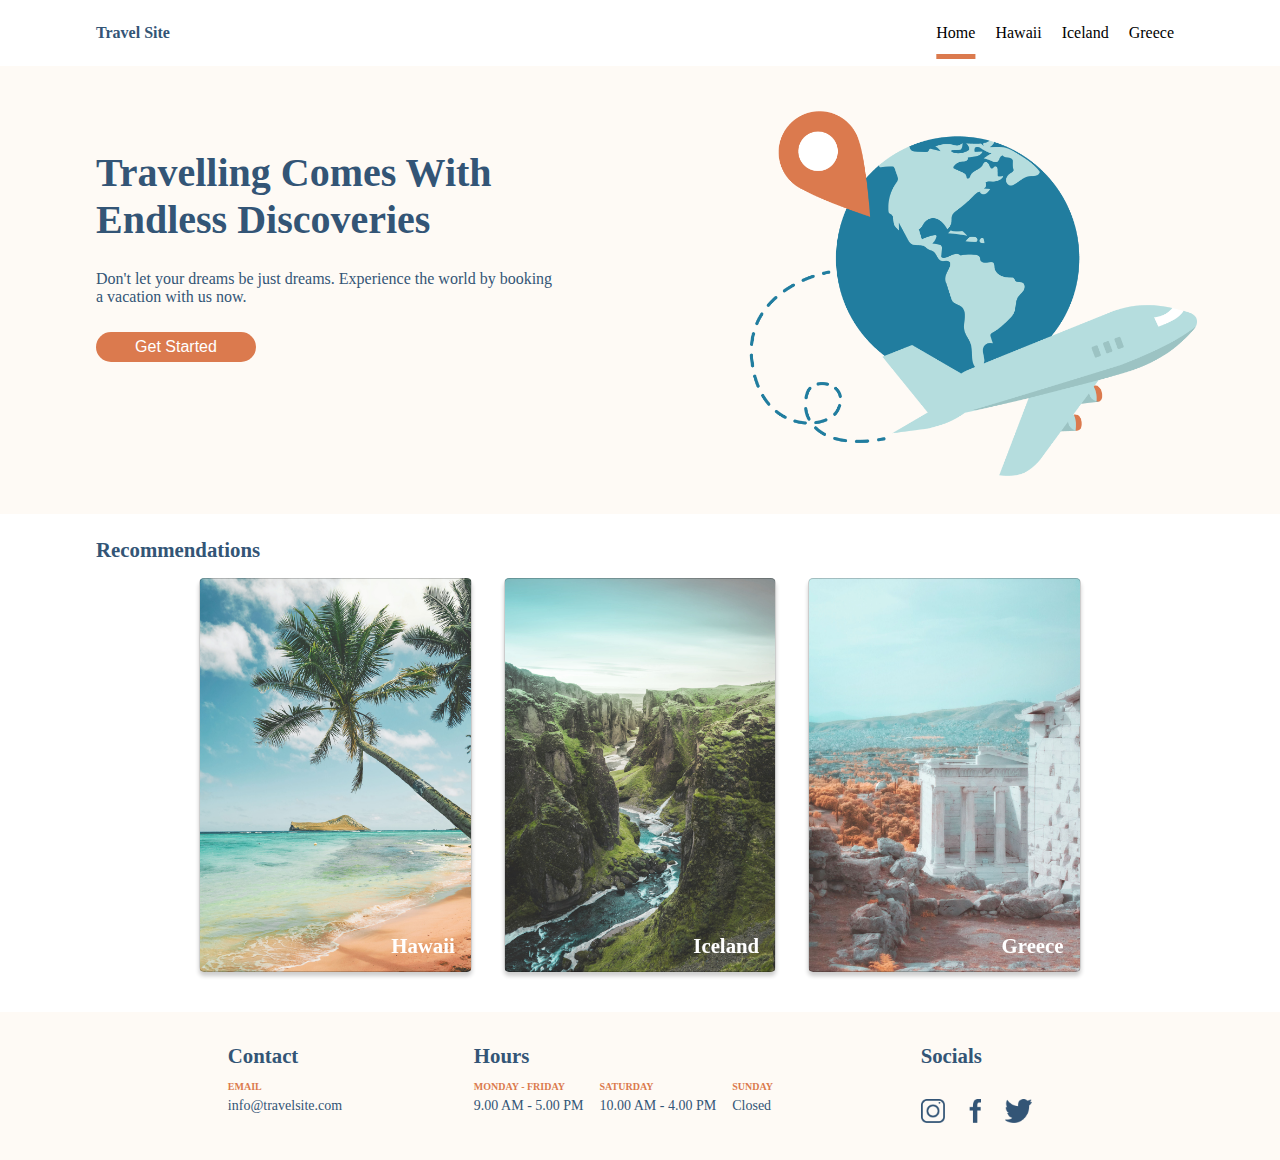
<file: index.html>
<!DOCTYPE html>
<html lang="en">
<head>
    <meta charset="UTF-8">
    <meta name="viewport" content="width=device-width, initial-scale=1.0">
    <link href="https://fonts.googleapis.com/css2?family=Open+Sans:ital,wght@0,300;0,400;0,600;0,700;1,400&display=swap" rel="stylesheet">
    <title>Travel Site - Home</title>
    <link rel="stylesheet" href="./css/global.css">
    <link rel="stylesheet" href="./css/main.css">
</head>
<body>

    <header class="header">
        <!-- navigation bar -->
            <nav class="nav"> 
                <a class="nav__logo-text" href="./index.html">Travel Site</a>
                <ul class="nav__list">
                    <li class="nav__item">
                        <!-- set the current page using a modifire -->
                        <a href="./index.html" class="nav__link nav__link--active">Home</a></li>
                    <li class="nav__item">
                        <a href="../pages/hawaii.html" class="nav__link">Hawaii</a>
                    </li>
                    <li class="nav__item">
                        <a href="../pages/iceland.html" class="nav__link">Iceland</a>
                    </li>
                    <li class="nav__item">
                        <a href="../pages/greece.html" class="nav__link">Greece</a>
                    </li>
                </ul>
            </nav>
    </header>

 <!-- hero section -->
    <section class="hero">
        <div class="hero-banner">
            <div class="hero-text">
                <h1 class="hero-text__title">Travelling Comes With Endless Discoveries</h1>
                <p class="hero-text__text">Don't let your dreams be just dreams. Experience the world by booking a vacation with us now.</p>
                <a class="form-btn" href="./pages/contact-form.html"><button class="hero-banner__btn">Get Started</button></a>
            </div>
        </div>
    </section>

    <!-- this section has three cards for each destination and 
        'a' anchor tag used to link the appropriate page -->
    <section class="recommendation">
        <h2 class="cont-title">Recommendations</h2>
        <div class="container">

            <a href="./pages/hawaii.html" class="">
                <div class="container__card container__card--hawaii">
                    <h3 class="card-title">Hawaii</h3>
                </div>
            </a>

            <a href="./pages/iceland.html" class="">
                <div class="container__card container__card--iceland">
                    <h3 class="card-title">Iceland</h3>
                </div>
            </a>

            <a href="./pages/greece.html" class="">
                <div class="container__card container__card--greece">
                    <h3 class="card-title">Greece</h3>
                </div>
            </a>
        </div>
    </section>

    <!-- footer -->
    <footer class="footer">
        <div class="footer-container">
            <div class="footer-container__section">
                <h3 class="footer-title">Contact</h3>
                <h4 class="footer-subtitle">EMAIL</h4>
                <p class="footer-text">info@travelsite.com</p>
            </div>
            <div class="footer-container__section footer-container__section--2">
                <h3 class="footer-title">Hours</h3>
                <div class="footer-subsection">
                    <div class="footer-subsection__item">
                        <h4 class="footer-subtitle">MONDAY - FRIDAY</h4>
                        <p class="footer-text">9.00 AM - 5.00 PM</p>
                    </div>
                    <div class="footer-subsection__item">
                        <h4 class="footer-subtitle">SATURDAY</h4>
                        <p class="footer-text">10.00 AM - 4.00 PM</p>
                    </div>
                    <div class="footer-subsection__item">
                        <h4 class="footer-subtitle">SUNDAY</h4>
                        <p class="footer-text">Closed</p>
                    </div>
                </div>
            </div>

            <!-- social links section -->
            <div class="footer-container__section">
                <h3 class="footer-title">Socials</h3>
                <div class="social-sec">
                    <a class="social-link" href="https://www.instagram.com/">
                        <img class="social__icon" src="./assests/Icons/icon-instagram.png" alt="instagram">
                    </a>
                    <a class="social-link" href="https://www.facebook.com/">
                        <img class="social__icon" src="./assests/Icons/icon-facebook.png" alt="facebook">
                    </a>
                    <a class="social-link" href="https://www.twitter.com/">
                        <img class="social__icon" src="./assests/Icons/icon-twitter.png" alt="twitter">
                    </a>
                </div>
            </div>
        </div>
    </footer>
</body>
</html>
</file>
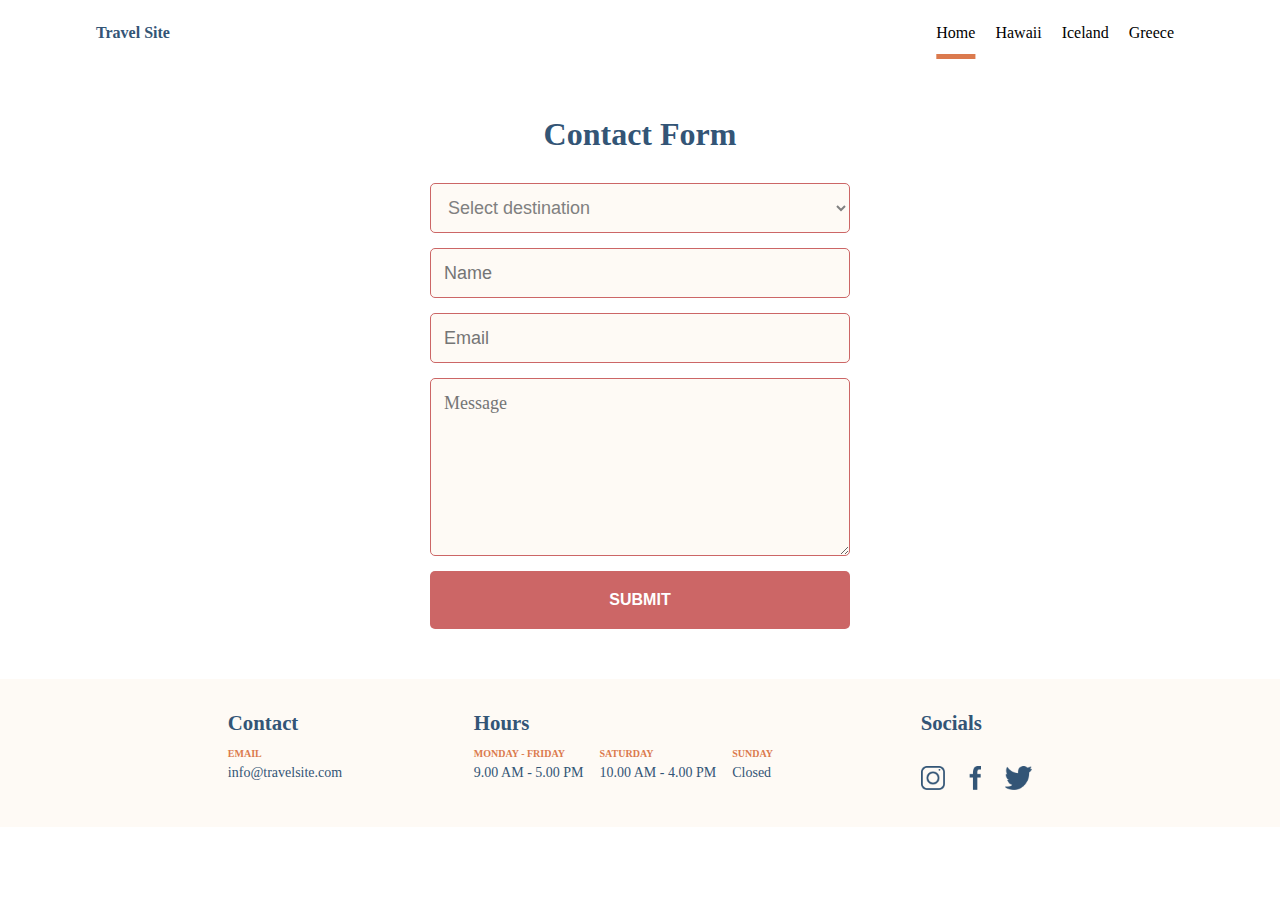
<file: pages/contact-form.html>
<!DOCTYPE html>
<html lang="en">
<head>
    <meta charset="UTF-8">
    <meta name="viewport" content="width=device-width, initial-scale=1.0">
    <link href="https://fonts.googleapis.com/css2?family=Open+Sans:ital,wght@0,300;0,400;0,600;0,700;1,400&display=swap" rel="stylesheet">
    <title>Travel Site - Home</title>
    <link rel="stylesheet" href="../css/global.css">
    <link rel="stylesheet" href="../css/form.css">
    
</head>
<body>
    <header class="header">
            <nav class="nav"> 
                <a class="nav__logo-text" href="../index.html">Travel Site</a>
                <ul class="nav__list">
                    <li class="nav__item">
                        <a href="../index.html" class="nav__link nav__link--active">Home</a>
                    </li>
                    <li class="nav__item">
                        <a href="../pages/hawaii.html" class="nav__link">Hawaii</a>
                    </li>
                    <li class="nav__item">
                        <a href="../pages/iceland.html" class="nav__link">Iceland</a>
                    </li>
                    <li class="nav__item">
                        <a href="../pages/greece.html" class="nav__link">Greece</a>
                    </li>
                </ul>
            </nav>
    </header>

    <section class="form-contact">
        <form> 
            <div class="contact-form">
                <h1 class="title">Contact Form</h1>
                <select class ="textbox" name="Destinations">
                    <option value="select">Select destination</option>
                    <option value="hawaii">Hawaii</option>
                    <option value="iceland">Iceland</option>
                    <option value="greece">Greece</option>
                  </select>
                <input name="name" type="text" class="textbox" placeholder="Name" />   
                <input name="email" type="text" class="textbox" placeholder="Email" />
                <textarea name="text" class="textbox" placeholder="Message"></textarea>
                <input class="btn-submt" type="submit" value="SUBMIT"/>
            </div>
        </form>
    </section>

    <footer class="footer">
        <div class="footer-container">
            <div class="footer-container__section ">
                <h3 class="footer-title">Contact</h3>
                <h4 class="footer-subtitle">EMAIL</h4>
                <p class="footer-text">info@travelsite.com</p>
            </div>
            <div class="footer-container__section footer-container__section--2">
                <h3 class="footer-title">Hours</h3>
                <div class="footer-subsection">
                    <div class="footer-subsection__item">
                        <h4 class="footer-subtitle">MONDAY - FRIDAY</h4>
                        <p class="footer-text">9.00 AM - 5.00 PM</p>
                    </div>
                    <div class="footer-subsection__item">
                        <h4 class="footer-subtitle">SATURDAY</h4>
                        <p class="footer-text">10.00 AM - 4.00 PM</p>
                    </div>
                    <div class="footer-subsection__item">
                        <h4 class="footer-subtitle">SUNDAY</h4>
                        <p class="footer-text">Closed</p>
                    </div>
                </div>
            </div>

            <div class="footer-container__section">
                <h3 class="footer-title">Socials</h3>
                <div class="social-sec">
                    <a class="social-link" href="https://www.instagram.com/">
                        <img 
                            class="social__icon" 
                            src="../assests/Icons/icon-instagram.png" 
                            alt="instagram">
                    </a>
    
                    <a class="social-link" href="https://www.facebook.com/">
                        <img    
                            class="social__icon" 
                            src="../assests/Icons/icon-facebook.png" 
                            alt="facebook">
                    </a>
                    <a class="social-link" href="https://www.twitter.com/">
                        <img    
                            class="social__icon" 
                            src="../assests/Icons/icon-twitter.png" 
                            alt="yelp">
                    </a>
                </div>
            </div>
        </div>
    </footer>
</body>
</html>
</file>
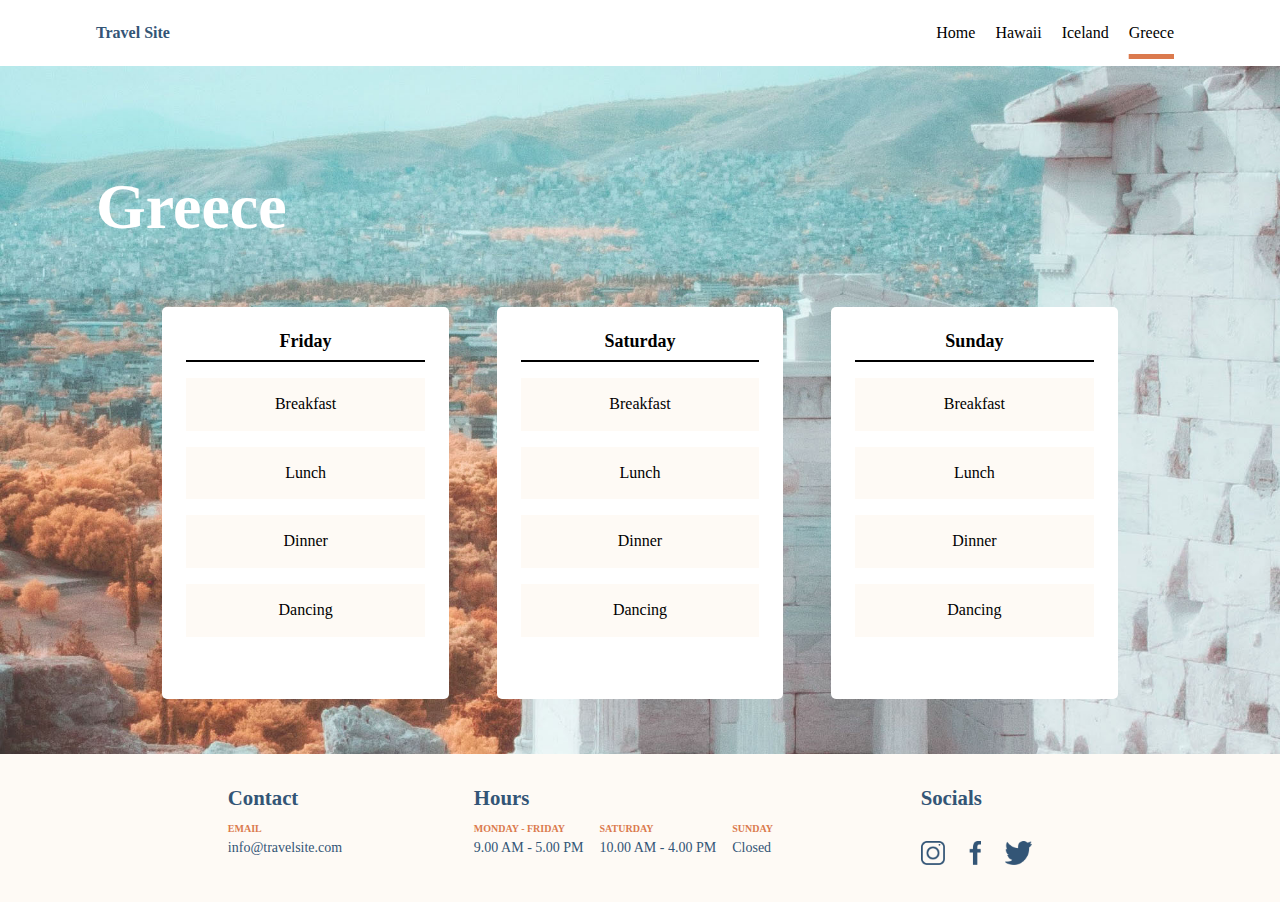
<file: pages/greece.html>
<!DOCTYPE html>
<html lang="en">
<head>
    <meta charset="UTF-8">
    <meta name="viewport" content="width=device-width, initial-scale=1.0">
    <link href="https://fonts.googleapis.com/css2?family=Open+Sans:ital,wght@0,300;0,400;0,600;0,700;1,400&display=swap" rel="stylesheet">
    <title>Greece</title>
    <link rel="stylesheet" href="../css/global.css">
    <link rel="stylesheet" href="../css/destination.css" class="css">
    
</head>
<body>
    <header class="header">
        <!-- navigation bar -->
        <nav class="nav"> 
            <a class="nav__logo-text" href="../index.html">Travel Site</a>
                <ul class="nav__list">
                    <li class="nav__item">
                        <a href="../index.html" class="nav__link">Home</a>
                    </li>
                    <li class="nav__item">
                        <a href="../pages/hawaii.html" class="nav__link">Hawaii</a>
                    </li>
                    <li class="nav__item">
                        <a href="../pages/iceland.html" class="nav__link">Iceland</a>
                    </li>
                    <li class="nav__item">
                        <a href="../pages/greece.html" class="nav__link nav__link--active">Greece</a>
                    </li>
                </ul>
        </nav>
    </header>


    <!-- itenery section -- itinerary activities listed in a unorderd list -->
   <section class="itinerary">
    <div class="itinerary__destination itinerary__destination--greece">
        <h2 class="itinerary-title">Greece</h2>
            <div class="container">
                <ul class="card">
                    <li class="card__title">Friday</li>
                    <li class="card__item">Breakfast</li>
                    <li class="card__item">Lunch</li>
                    <li class="card__item">Dinner</li>
                    <li class="card__item">Dancing</li>
                </ul>
                <ul class="card">
                    <li class="card__title">Saturday</li>
                    <li class="card__item">Breakfast</li>
                    <li class="card__item">Lunch</li>
                    <li class="card__item">Dinner</li>
                    <li class="card__item">Dancing</li>
                </ul>
                <ul class="card">
                    <li class="card__title">Sunday</li>
                    <li class="card__item">Breakfast</li>
                    <li class="card__item">Lunch</li>
                    <li class="card__item">Dinner</li>
                    <li class="card__item">Dancing</li>
                </ul>
            </div>
        </div>
   </section>
   
   <footer class="footer">
    <div class="footer-container">
        <div class="footer-container__section ">
            <h3 class="footer-title">Contact</h3>
            <h4 class="footer-subtitle">EMAIL</h4>
            <p class="footer-text">info@travelsite.com</p>
        </div>
        <div class="footer-container__section footer-container__section--2">
            <h3 class="footer-title">Hours</h3>
            <div class="footer-subsection">
                <div class="footer-subsection__item">
                    <h4 class="footer-subtitle">MONDAY - FRIDAY</h4>
                    <p class="footer-text">9.00 AM - 5.00 PM</p>
                </div>
                <div class="footer-subsection__item">
                    <h4 class="footer-subtitle">SATURDAY</h4>
                    <p class="footer-text">10.00 AM - 4.00 PM</p>
                </div>
                <div class="footer-subsection__item">
                    <h4 class="footer-subtitle">SUNDAY</h4>
                    <p class="footer-text">Closed</p>
                </div>
            </div>
        </div>

        <div class="footer-container__section">
            <h3 class="footer-title">Socials</h3>
            <div class="social-sec">
                <a class="social-link" href="https://www.instagram.com/">
                    <img 
                        class="social__icon" 
                        src="../assests/Icons/icon-instagram.png" 
                        alt="instagram">
                </a>

                <a class="social-link" href="https://www.facebook.com/">
                    <img    
                        class="social__icon" 
                        src="../assests/Icons/icon-facebook.png" 
                        alt="facebook">
                </a>
                <a class="social-link" href="https://www.twitter.com/">
                    <img    
                        class="social__icon" 
                        src="../assests/Icons/icon-twitter.png" 
                        alt="twitter">
                </a>
            </div>
        </div>
    </div>
</footer>
</body>
</html>
</file>
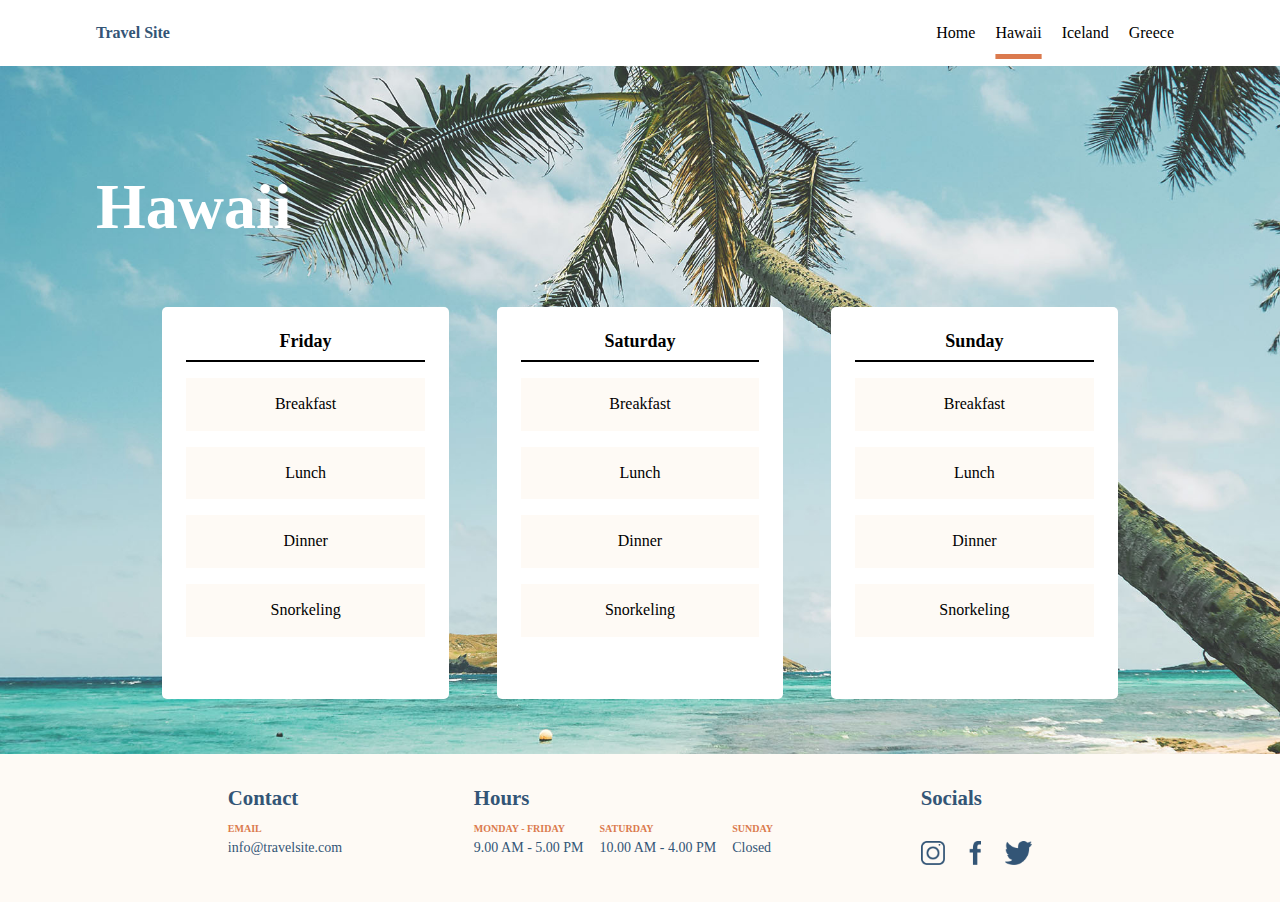
<file: pages/hawaii.html>
<!DOCTYPE html>
<html lang="en">
<head>
    <meta charset="UTF-8">
    <meta name="viewport" content="width=device-width, initial-scale=1.0">
    <link href="https://fonts.googleapis.com/css2?family=Open+Sans:ital,wght@0,300;0,400;0,600;0,700;1,400&display=swap" rel="stylesheet">
    <title>Hawaii</title>
    <link rel="stylesheet" href="../css/global.css">
    <link rel="stylesheet" href="../css/destination.css" class="css">
    
</head>
<body>
    <header class="header">
        <!-- navigation bar -->
            <nav class="nav"> 
                <a class="nav__logo-text" href="../index.html">Travel Site</a>
                <ul class="nav__list">
                    <li class="nav__item">
                        <a href="../index.html" class="nav__link">Home</a>
                    </li>
                    <li class="nav__item">
                        <!-- set the current page using a modifire -->
                        <a href="../pages/hawaii.html" class="nav__link nav__link--active">Hawaii</a>
                    </li>
                    <li class="nav__item">
                        <a href="../pages/iceland.html" class="nav__link">Iceland</a>
                    </li>
                    <li class="nav__item">
                        <a href="../pages/greece.html" class="nav__link">Greece</a>
                    </li>
                </ul>
            </nav>
    </header>


    <!-- itenery section -- itinerary activities listed in a unorderd list -->
   <section class="itinerary">
    <div class="itinerary__destination itinerary__destination--hawaii">
        <h2 class="itinerary-title">Hawaii</h2>
        <div class="container">
            <ul class="card">
                <li class="card__title">Friday</li>
                <li class="card__item">Breakfast</li>
                <li class="card__item">Lunch</li>
                <li class="card__item">Dinner</li>
                <li class="card__item">Snorkeling</li>
            </ul>
            <ul class="card">
                <li class="card__title">Saturday</li>
                <li class="card__item">Breakfast</li>
                <li class="card__item">Lunch</li>
                <li class="card__item">Dinner</li>
                <li class="card__item">Snorkeling</li>
            </ul>
            <ul class="card">
                <li class="card__title">Sunday</li>
                <li class="card__item">Breakfast</li>
                <li class="card__item">Lunch</li>
                <li class="card__item">Dinner</li>
                <li class="card__item">Snorkeling</li>
            </ul>
        </div>
    </div>
   </section>

   <!-- footer section -->
   <footer class="footer">
    <div class="footer-container">
        <div class="footer-container__section ">
            <h3 class="footer-title">Contact</h3>
            <h4 class="footer-subtitle">EMAIL</h4>
            <p class="footer-text">info@travelsite.com</p>
        </div>
        <div class="footer-container__section footer-container__section--2">
            <h3 class="footer-title">Hours</h3>
            <div class="footer-subsection">
                <div class="footer-subsection__item">
                    <h4 class="footer-subtitle">MONDAY - FRIDAY</h4>
                    <p class="footer-text">9.00 AM - 5.00 PM</p>
                </div>
                <div class="footer-subsection__item">
                    <h4 class="footer-subtitle">SATURDAY</h4>
                    <p class="footer-text">10.00 AM - 4.00 PM</p>
                </div>
                <div class="footer-subsection__item">
                    <h4 class="footer-subtitle">SUNDAY</h4>
                    <p class="footer-text">Closed</p>
                </div>
            </div>
        </div>

        <div class="footer-container__section">
            <h3 class="footer-title">Socials</h3>
            <div class="social-sec">
                <a class="social-link" href="https://www.instagram.com/">
                    <img 
                        class="social__icon" 
                        src="../assests/Icons/icon-instagram.png" 
                        alt="instagram">
                </a>

                <a class="social-link" href="https://www.facebook.com/">
                    <img    
                        class="social__icon" 
                        src="../assests/Icons/icon-facebook.png" 
                        alt="facebook">
                </a>
                <a class="social-link" href="https://www.twitter.com/">
                    <img    
                        class="social__icon" 
                        src="../assests/Icons/icon-twitter.png" 
                        alt="twitter">
                </a>
            </div>
        </div>
    </div>
</footer>
</body>
</html>
</file>
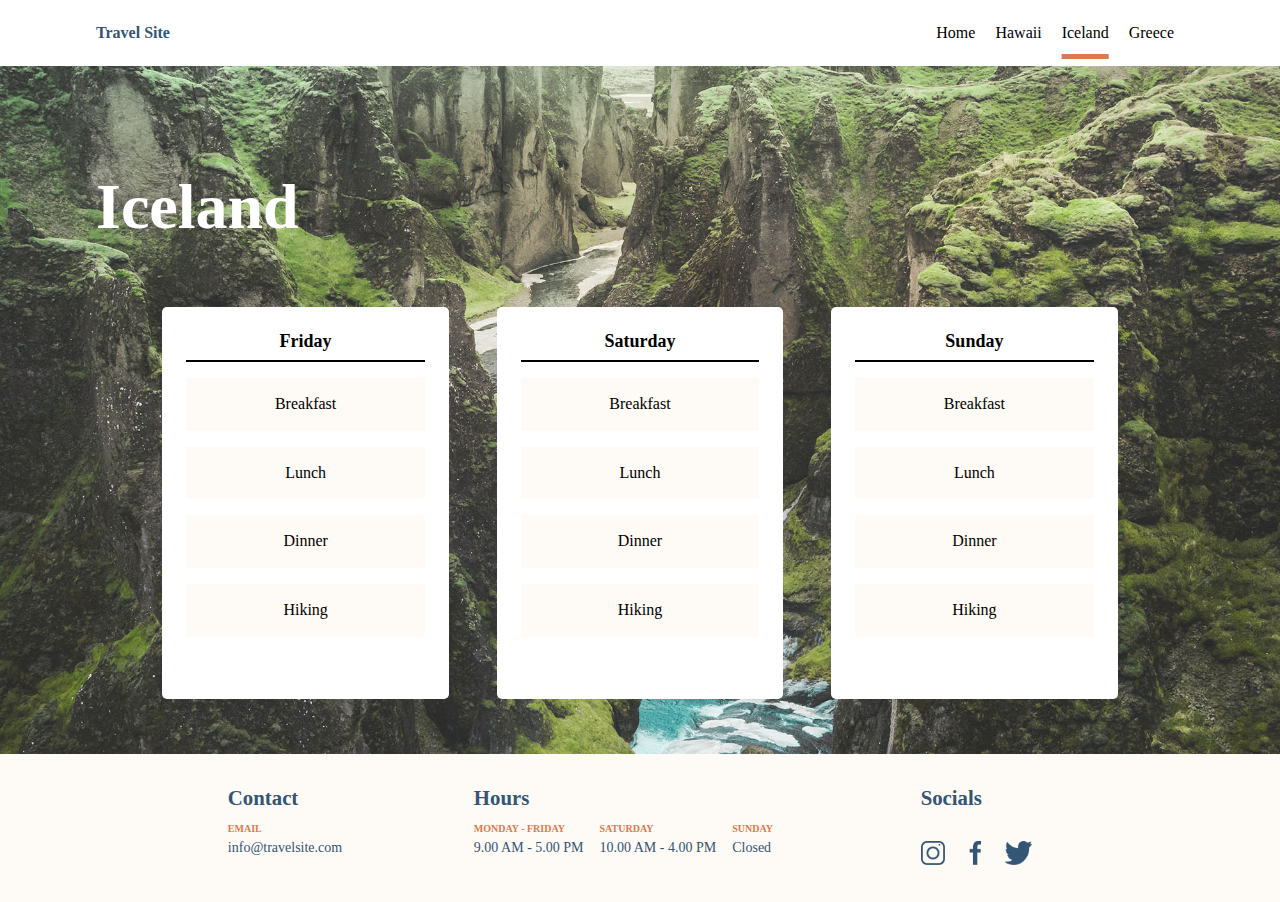
<file: pages/iceland.html>
<!DOCTYPE html>
<html lang="en">
<head>
    <meta charset="UTF-8">
    <meta name="viewport" content="width=device-width, initial-scale=1.0">
    <link href="https://fonts.googleapis.com/css2?family=Open+Sans:ital,wght@0,300;0,400;0,600;0,700;1,400&display=swap" rel="stylesheet">
    <title>Iceland</title>
    <link rel="stylesheet" href="../css/global.css">
    <link rel="stylesheet" href="../css/destination.css" class="css">
    
</head>
<body>

    
    <header class="header">
        <!-- navigation bar -->
        <nav class="nav"> 
            <a class="nav__logo-text" href="../index.html">Travel Site</a>
            <ul class="nav__list">
                <li class="nav__item">
                    <a href="../index.html" class="nav__link">Home</a>
                </li>
                <li class="nav__item">
                    <a href="../pages/hawaii.html" class="nav__link">Hawaii</a>
                </li>
                <li class="nav__item">
                    <!-- set the current page using a modifire -->
                    <a href="../pages/iceland.html" class="nav__link nav__link--active">Iceland</a>  
                </li>
                <li class="nav__item">
                    <a href="../pages/greece.html" class="nav__link">Greece</a>
                </li>
            </ul>
        </nav>
    </header>

    <!-- 3 Days of Itinerary activities -->
   <section class="itinerary">
    <div class="itinerary__destination itinerary__destination--iceland">
        <h2 class="itinerary-title">Iceland</h2>
            <div class="container">
                <ul class="card">
                    <li class="card__title">Friday</li>
                    <li class="card__item">Breakfast</li>
                    <li class="card__item">Lunch</li>
                    <li class="card__item">Dinner</li>
                    <li class="card__item">Hiking</li>
                </ul>
                <ul class="card">
                    <li class="card__title">Saturday</li>
                    <li class="card__item">Breakfast</li>
                    <li class="card__item">Lunch</li>
                    <li class="card__item">Dinner</li>
                    <li class="card__item">Hiking</li>
                </ul>
                <ul class="card">
                    <li class="card__title">Sunday</li>
                    <li class="card__item">Breakfast</li>
                    <li class="card__item">Lunch</li>
                    <li class="card__item">Dinner</li>
                    <li class="card__item">Hiking</li>
                </ul>
            </div>
        </div>
   </section>
   
   <footer class="footer">
    <div class="footer-container">
        <div class="footer-container__section ">
            <h3 class="footer-title">Contact</h3>
            <h4 class="footer-subtitle">EMAIL</h4>
            <p class="footer-text">info@travelsite.com</p>
        </div>
        <div class="footer-container__section footer-container__section--2">
            <h3 class="footer-title">Hours</h3>
            <div class="footer-subsection">
                <div class="footer-subsection__item">
                    <h4 class="footer-subtitle">MONDAY - FRIDAY</h4>
                    <p class="footer-text">9.00 AM - 5.00 PM</p>
                </div>
                <div class="footer-subsection__item">
                    <h4 class="footer-subtitle">SATURDAY</h4>
                    <p class="footer-text">10.00 AM - 4.00 PM</p>
                </div>
                <div class="footer-subsection__item">
                    <h4 class="footer-subtitle">SUNDAY</h4>
                    <p class="footer-text">Closed</p>
                </div>
            </div>
        </div>

        <div class="footer-container__section">
            <h3 class="footer-title">Socials</h3>
            <div class="social-sec">
                <a class="social-link" href="https://www.instagram.com/">
                    <img class="social__icon" src="../assests/Icons/icon-instagram.png" alt="instagram">
                </a>
                <a class="social-link" href="https://www.facebook.com/">
                    <img class="social__icon" src="../assests/Icons/icon-facebook.png" alt="facebook">
                </a>
                <a class="social-link" href="https://www.twitter.com/">
                    <img class="social__icon" src="../assests/Icons/icon-twitter.png" alt="twiter">
                </a>
            </div>
        </div>
    </div>
</footer>
</body>
</html>
</file>
<file: css/global.css>
body{
  font-family: verdana;
  margin: 0 auto;
  box-sizing: border-box;
}

.header{
  background-color: #FFFFFF;
	position: sticky;
	top: 0;
}
.nav{
  display: flex;
  justify-content: space-between;
  padding: 1.5rem 6rem;   
}
.nav__logo-text{
  text-decoration: none;
  display: inline-block;
  color: #335576;
  font-weight: 600;
  font-size: 1rem;
}
.nav__list {
  align-items: center;
  display: flex;
  flex-direction: row;
  justify-content: right;
  list-style: none;
  margin: 0;
}

.nav__link {
  color: black;
  padding: 0.625rem;
  text-decoration: none;
}

.nav__link--active{
  text-decoration: underline solid #DB7A4E;
  text-underline-offset: 1rem;
  text-decoration-thickness: 0.313rem;
}

.nav__link:hover{
  text-decoration: underline solid #DB7A4E;
  text-decoration-thickness: 0.313rem;
  text-underline-offset: 1em;
}

/* footer */

.footer{
  background-color: #FEFAF5;
}

.footer-container{
  display: flex;
  justify-content: space-around;
  margin: auto 10.125rem;
  padding-top: 2rem;
  padding-bottom: 2rem;
}

.footer-container__section{
  display: flex;
  flex-direction: column;
  align-items: stretch;
}
.footer-subsection{
  display: flex;
  flex-direction: row;
}

.footer-subsection__item{
  padding-right: 1rem;
  flex-grow: 2;
}

.footer-title{
  display: inline-block;
  font-size: 1.3rem;
  margin: 0;
  color: #335576;
}

.footer-subtitle{
  color: #DB7A4E;
  font-size: 0.625rem;
  font-weight: 700;
  margin-bottom: 0;
}

.footer-text{
  margin-top: 0.375rem;
  font-size: 0.875rem;
  color: #335576;
}

.social__icon{
  margin-top: 1.5rem;
  height: 1.5rem;
  object-fit:fill;
  object-position: center;
}

.social-link{
  padding-right: 1.25rem;
  text-decoration: none;
}

.social-sec{
  margin-top: 0.438rem;
}
</file>
<file: css/main.css>
body{
    font-family: verdana;
    margin: 0 auto;
    box-sizing: border-box;
  }

  /* hero section */
.hero-banner{
    background-image: url(../assests/Images/hero.png);
    height: 28rem;
    background-repeat: no-repeat;
    background-size: 35% auto;
    background-position: 90%;
    background-color: #FEFAF5;
    padding-right: 2rem;
}

.hero-text{
    display: inline-block;
    margin: 3.5rem 0 0.5rem 6rem;
}

.hero-text__title{
    width: 70%;
    font-weight: 900;
    font-size: 2.5rem;
    color: #335576;
}

.hero-text__text{
    margin-top: 1.563rem;
    width: 62%;
    color: #335576;
}

.hero-banner__btn{
    background-color: #DB7A4E;
    border-style: none;
    padding: 0.4rem;
    width: 10rem;
    font-size: 1rem;
    color: white;
    border-radius: 1.563rem;
    margin-top: 0.625rem;
    font-weight: 300;
}

.form-btn:hover{
    opacity: 0.5;
}

/* recommendation section */

.recommendations{
    background-color: #FFFFFF;
}

.cont-title{
    color: #335576;
    font-weight: 700;
    font-size: 1.3rem;
    display: inline-block;
    margin: 1.5rem 0 0.5rem 6rem;
  }

.container{
    display: flex;
    justify-content: center;
    margin: 0 10.125rem 2rem 10.125rem;
}

.container__card{
    position: relative;
    width: 16.9rem;
    height: 24.5rem;
    margin: 0.5rem 1rem;
    background-position: center;
    background-size: cover;
    background-repeat: no-repeat;
    border-radius: 0.313rem;
    border: 1px solid rgba(0, 0, 0, 0.2);
    box-shadow: 0 0.25rem 0.25rem rgba(0, 0, 0, 0.2);
}

.container__card:hover{
    opacity: 0.5
}

.container__card--hawaii{
    background-image: url("../assests/Images/hawaii.jpg");
}

.container__card--iceland{
    background-image: url("../assests/Images/iceland.jpg");
}

.container__card--greece{
    background-image: url("../assests/Images/greece.jpg");
}

.card-title{
  position: absolute;
  bottom: 0rem;
  right: 1rem;
  color: white;
  font-weight: 700;
  font-size: 1.3rem;
  margin-bottom: 0.8rem;
  margin-right: 1.125;
}
</file>
<file: css/form.css>
body{
  box-sizing: border-box;
  font-family: Verdana;
  margin: 0 auto;
}

.contact-form{
  width:26.25rem; 
  margin:3.125rem auto; 
  display: flex;
  flex-direction: column;
  justify-content: center;
  
}

.title{
  display:inline-block;
  text-align: center;
  margin: 0 0 1.875rem 0;
  color: #335576;
  font-size: 2rem;
}

.textbox {
  color:gray;
  font-weight:500;
  font-size: 1.125rem;
  border-radius: 0.313rem;
  line-height: 1.375rem;
  background-color: #FEFAF5;
  border:1px solid #CC6666;
  padding: 0.813rem;
  margin-bottom: 0.938rem;
  
  
}

textarea {
  height: 9.375rem;
  line-height: 150%;
  resize:vertical;
  font-family: Verdana;
} 

.btn-submt{
  width: 100%;
  background:#CC6666;
  border-radius:0.313rem;
  padding: 1.25rem;
  margin-bottom: 0.938;
  width:100%;
  border: none;
  font-size: 1rem;
  font-weight: 700;
  color: white;

}
</file>
<file: css/destination.css>
body{
    font-family: verdana;
    margin: 0 auto;
    box-sizing: border-box;
  }
  
.itinerary__destination{
    height: 43rem;
    background-repeat: no-repeat;
    display: flex;
    flex-direction: column;
    background-size:cover;
    background-position: center;
    justify-content: center;
   
}

.itinerary__destination--hawaii{
    background-image: url("../assests/Images/hawaii.jpg");
    
}

.itinerary__destination--iceland{
    background-image: url("../assests/Images/iceland.jpg");
}

.itinerary__destination--greece{
    background-image: url("../assests/Images/greece.jpg");
}

.itinerary-title{
    display: inline-block;
    margin: 6.5rem 0 0.5rem 6rem;
    font-weight: 900;
    font-size: 4rem;
    color: white;
}

.container{
    display: flex;
    justify-content: center;
    margin: auto 7.125rem;
    
}

.card{
    list-style: none;
    line-height: 2.3rem;
    width: 15.9rem;
    height: 24.5rem;
    display: flex;
    flex-direction: column;
    text-align: center;
    padding-inline-start: 0;
    padding: 0 1rem 0rem 1rem;
    background-color: #fff;
    margin: 1.5rem;
    border-radius: 0.313rem;
    background-position: center;
}

.card__title{

    font-size: 1.125rem;
    font-weight: 700;
    margin: 1rem 0.5rem ;
    border-bottom: 0.125rem solid black; 
}

.card__item{
    background-color: #fefaf5;
    margin: 0 0.5rem 1rem 0.5rem;
    font-size: 1rem;
    font-weight: 300;
    padding: 0.5rem 0;
}
</file>
